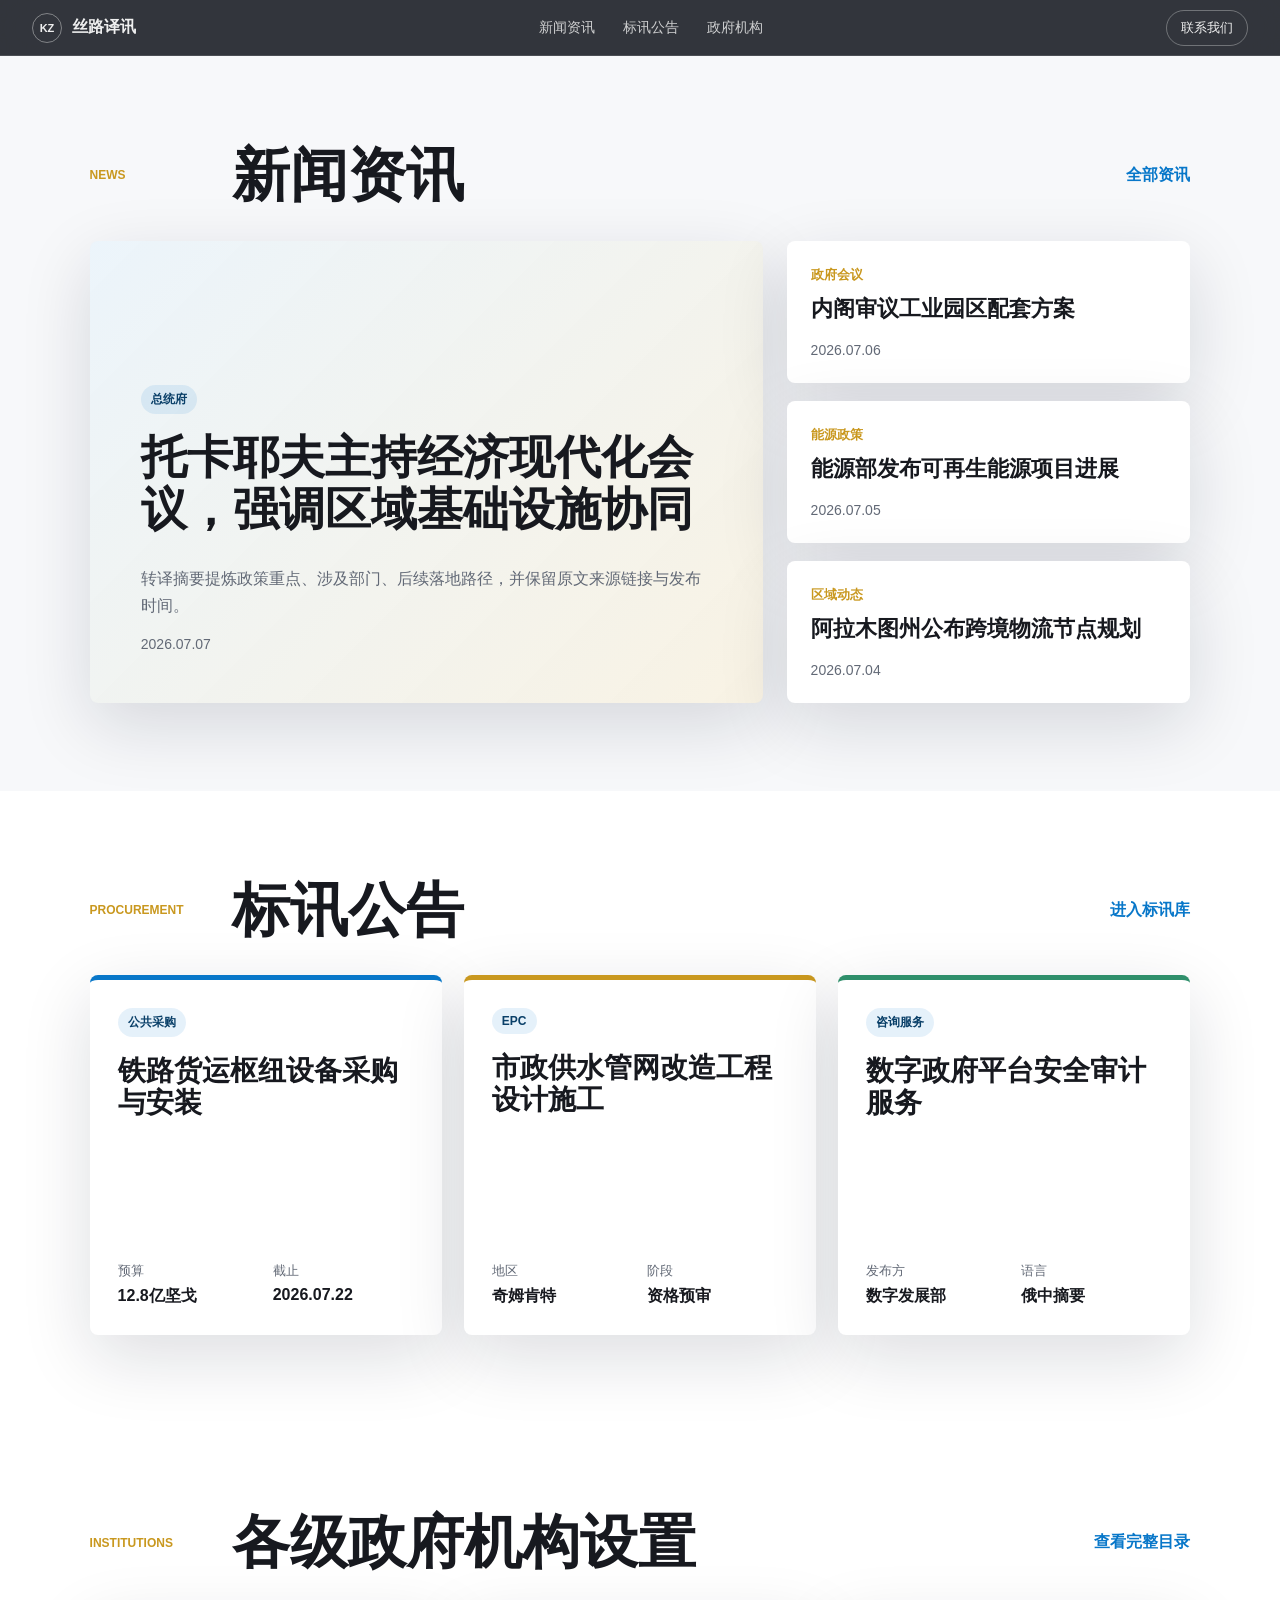
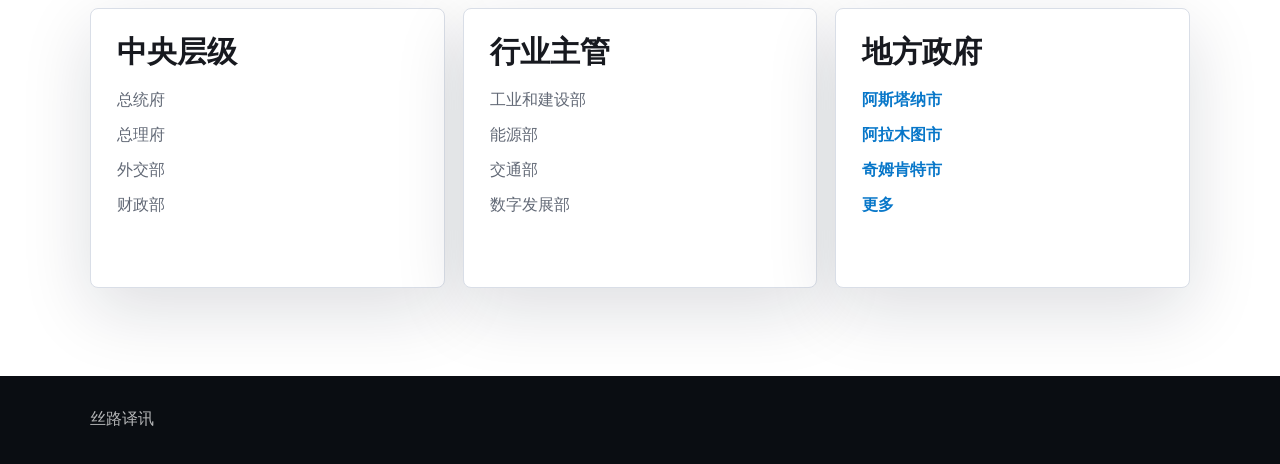
<file: index.html>
<!doctype html>
<html lang="zh-CN">
  <head>
    <meta charset="utf-8" />
    <meta name="viewport" content="width=device-width, initial-scale=1" />
    <title>丝路译讯 | 哈萨克斯坦官方信息转译平台</title>
    <meta
      name="description"
      content="面向中文读者的哈萨克斯坦官方信息转译平台，聚合新闻资讯、标讯公告与各级政府机构设置。"
    />
    <link rel="stylesheet" href="styles.css" />
  </head>
  <body>
    <header class="site-header" aria-label="主导航">
      <a class="brand" href="#top" aria-label="丝路译讯首页">
        <span class="brand-mark" aria-hidden="true">KZ</span>
        <span>丝路译讯</span>
      </a>
      <nav class="nav-links" aria-label="页面导航">
        <a href="#news">新闻资讯</a>
        <a href="#tenders">标讯公告</a>
        <a href="#institutions">政府机构</a>
      </nav>
      <a class="header-action" href="#contact">联系我们</a>
    </header>

    <main id="top">
      <section class="section band-light" id="news" aria-labelledby="news-title">
        <div class="section-heading">
          <p class="eyebrow">News</p>
          <h2 id="news-title">新闻资讯</h2>
          <a href="#" class="text-link">全部资讯</a>
        </div>
        <div class="featured-grid">
          <article class="lead-story">
            <span class="tag">总统府</span>
            <h3>托卡耶夫主持经济现代化会议，强调区域基础设施协同</h3>
            <p>
              转译摘要提炼政策重点、涉及部门、后续落地路径，并保留原文来源链接与发布时间。
            </p>
            <time datetime="2026-07-07">2026.07.07</time>
          </article>
          <div class="story-list" aria-label="更多新闻">
            <article>
              <span>政府会议</span>
              <h3>内阁审议工业园区配套方案</h3>
              <time datetime="2026-07-06">2026.07.06</time>
            </article>
            <article>
              <span>能源政策</span>
              <h3>能源部发布可再生能源项目进展</h3>
              <time datetime="2026-07-05">2026.07.05</time>
            </article>
            <article>
              <span>区域动态</span>
              <h3>阿拉木图州公布跨境物流节点规划</h3>
              <time datetime="2026-07-04">2026.07.04</time>
            </article>
          </div>
        </div>
      </section>

      <section class="section" id="tenders" aria-labelledby="tenders-title">
        <div class="section-heading">
          <p class="eyebrow">Procurement</p>
          <h2 id="tenders-title">标讯公告</h2>
          <a href="#" class="text-link">进入标讯库</a>
        </div>
        <div class="tender-board">
          <article class="tender-card accent-blue">
            <div>
              <span class="tag">公共采购</span>
              <h3>铁路货运枢纽设备采购与安装</h3>
            </div>
            <dl>
              <div>
                <dt>预算</dt>
                <dd>12.8亿坚戈</dd>
              </div>
              <div>
                <dt>截止</dt>
                <dd>2026.07.22</dd>
              </div>
            </dl>
          </article>
          <article class="tender-card accent-gold">
            <div>
              <span class="tag">EPC</span>
              <h3>市政供水管网改造工程设计施工</h3>
            </div>
            <dl>
              <div>
                <dt>地区</dt>
                <dd>奇姆肯特</dd>
              </div>
              <div>
                <dt>阶段</dt>
                <dd>资格预审</dd>
              </div>
            </dl>
          </article>
          <article class="tender-card accent-green">
            <div>
              <span class="tag">咨询服务</span>
              <h3>数字政府平台安全审计服务</h3>
            </div>
            <dl>
              <div>
                <dt>发布方</dt>
                <dd>数字发展部</dd>
              </div>
              <div>
                <dt>语言</dt>
                <dd>俄中摘要</dd>
              </div>
            </dl>
          </article>
        </div>
      </section>

      <section class="section" id="institutions" aria-labelledby="institutions-title">
        <div class="section-heading">
          <p class="eyebrow">Institutions</p>
          <h2 id="institutions-title">各级政府机构设置</h2>
          <a href="#" class="text-link">查看完整目录</a>
        </div>
        <div class="institution-layout">
          <div class="institution-columns">
            <article>
              <h3>中央层级</h3>
              <ul>
                <li>总统府</li>
                <li>总理府</li>
                <li>外交部</li>
                <li>财政部</li>
              </ul>
            </article>
            <article>
              <h3>行业主管</h3>
              <ul>
                <li>工业和建设部</li>
                <li>能源部</li>
                <li>交通部</li>
                <li>数字发展部</li>
              </ul>
            </article>
            <article>
              <h3><a class="card-title-link" href="local-governments.html">地方政府</a></h3>
              <ul>
                <li><a href="astana-json.html">阿斯塔纳市</a></li>
                <li><a href="almaty-json.html">阿拉木图市</a></li>
                <li><a href="shymkent-json.html">奇姆肯特市</a></li>
                <li><a href="local-governments.html">更多</a></li>
              </ul>
            </article>
          </div>
        </div>
      </section>
    </main>

    <footer class="site-footer" id="contact">
      <p>丝路译讯</p>
    </footer>
  </body>
</html>
</file>
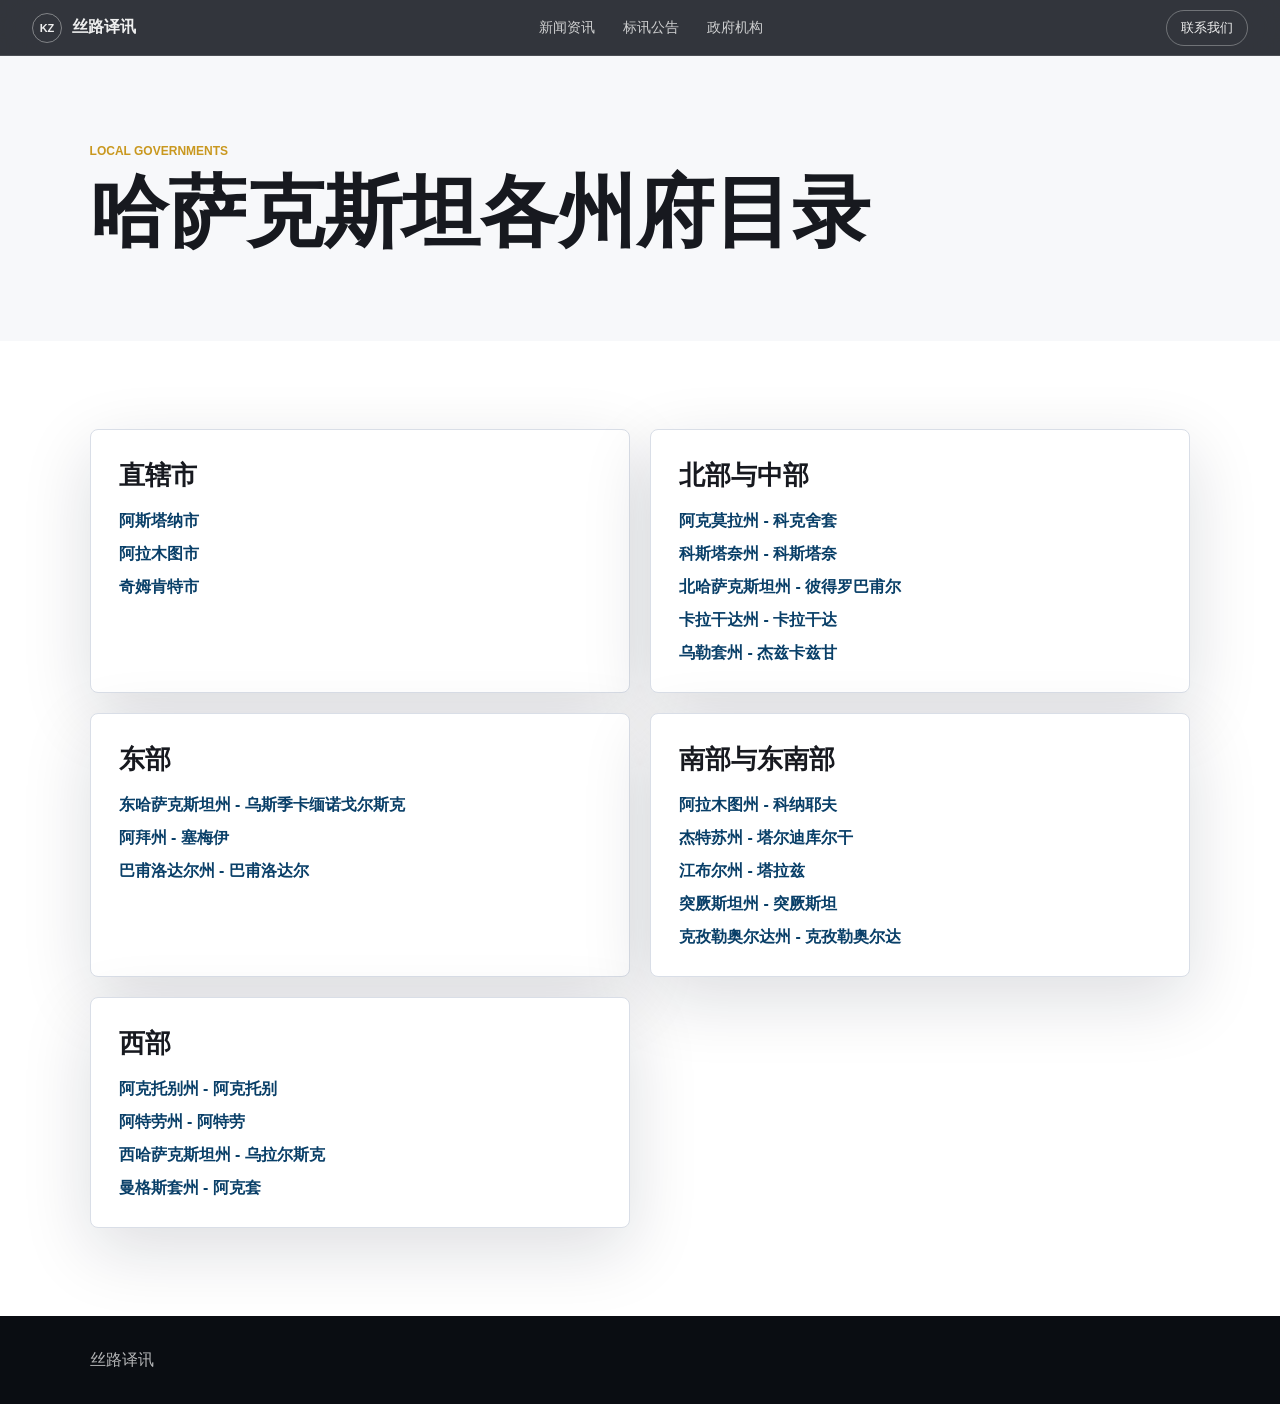
<file: local-governments.html>
<!doctype html>
<html lang="zh-CN">
  <head>
    <meta charset="utf-8" />
    <meta name="viewport" content="width=device-width, initial-scale=1" />
    <title>地方政府目录 | 丝路译讯</title>
    <meta
      name="description"
      content="哈萨克斯坦各州府目录。"
    />
    <link rel="stylesheet" href="styles.css" />
  </head>
  <body>
    <header class="site-header" aria-label="主导航">
      <a class="brand" href="index.html" aria-label="丝路译讯首页">
        <span class="brand-mark" aria-hidden="true">KZ</span>
        <span>丝路译讯</span>
      </a>
      <nav class="nav-links" aria-label="页面导航">
        <a href="index.html#news">新闻资讯</a>
        <a href="index.html#tenders">标讯公告</a>
        <a href="index.html#institutions">政府机构</a>
      </nav>
      <a class="header-action" href="index.html#contact">联系我们</a>
    </header>

    <main>
      <section class="section directory-hero" aria-labelledby="directory-title">
        <p class="eyebrow">Local Governments</p>
        <h1 id="directory-title">哈萨克斯坦各州府目录</h1>
      </section>

      <section class="section directory-section" aria-label="州府目录">
        <div class="directory-grid">
          <article>
            <h2>直辖市</h2>
            <ul>
              <li>
                <a href="astana-json.html">阿斯塔纳市</a>
              </li>
              <li><a href="almaty-json.html">阿拉木图市</a></li>
              <li><a href="shymkent-json.html">奇姆肯特市</a></li>
            </ul>
          </article>
          <article>
            <h2>北部与中部</h2>
            <ul>
              <li><a href="region-json.html?region=aqmola">阿克莫拉州 - 科克舍套</a></li>
              <li><a href="region-json.html?region=kostanay">科斯塔奈州 - 科斯塔奈</a></li>
              <li><a href="region-json.html?region=sko">北哈萨克斯坦州 - 彼得罗巴甫尔</a></li>
              <li><a href="region-json.html?region=karaganda">卡拉干达州 - 卡拉干达</a></li>
              <li><a href="region-json.html?region=ulytau">乌勒套州 - 杰兹卡兹甘</a></li>
            </ul>
          </article>
          <article>
            <h2>东部</h2>
            <ul>
              <li><a href="region-json.html?region=akimvko">东哈萨克斯坦州 - 乌斯季卡缅诺戈尔斯克</a></li>
              <li><a href="region-json.html?region=abay">阿拜州 - 塞梅伊</a></li>
              <li><a href="region-json.html?region=pavlodar">巴甫洛达尔州 - 巴甫洛达尔</a></li>
            </ul>
          </article>
          <article>
            <h2>南部与东南部</h2>
            <ul>
              <li><a href="region-json.html?region=almobl">阿拉木图州 - 科纳耶夫</a></li>
              <li><a href="region-json.html?region=zhetysu-oblysy">杰特苏州 - 塔尔迪库尔干</a></li>
              <li><a href="region-json.html?region=zhambyl">江布尔州 - 塔拉兹</a></li>
              <li><a href="region-json.html?region=ontustik">突厥斯坦州 - 突厥斯坦</a></li>
              <li><a href="region-json.html?region=kyzylorda">克孜勒奥尔达州 - 克孜勒奥尔达</a></li>
            </ul>
          </article>
          <article>
            <h2>西部</h2>
            <ul>
              <li><a href="region-json.html?region=aktobe">阿克托别州 - 阿克托别</a></li>
              <li><a href="region-json.html?region=atyrau">阿特劳州 - 阿特劳</a></li>
              <li><a href="region-json.html?region=bko">西哈萨克斯坦州 - 乌拉尔斯克</a></li>
              <li><a href="region-json.html?region=mangystau">曼格斯套州 - 阿克套</a></li>
            </ul>
          </article>
        </div>
      </section>
    </main>

    <footer class="site-footer">
      <p>丝路译讯</p>
    </footer>
  </body>
</html>
</file>
<file: styles.css>
:root {
  --ink: #17191f;
  --muted: #626976;
  --line: #d9dee7;
  --paper: #f7f8fa;
  --white: #ffffff;
  --blue: #0877c9;
  --blue-deep: #093f68;
  --gold: #c9981f;
  --green: #2f8f6b;
  --radius: 8px;
  --shadow: 0 22px 70px rgba(16, 24, 40, 0.14);
}

* {
  box-sizing: border-box;
}

html {
  scroll-behavior: smooth;
}

body {
  margin: 0;
  color: var(--ink);
  font-family:
    -apple-system, BlinkMacSystemFont, "Segoe UI", "PingFang SC", "Microsoft YaHei",
    sans-serif;
  background: var(--white);
}

a {
  color: inherit;
  text-decoration: none;
}

.site-header {
  position: fixed;
  top: 0;
  z-index: 10;
  display: grid;
  grid-template-columns: auto 1fr auto;
  align-items: center;
  gap: 28px;
  width: 100%;
  min-height: 56px;
  padding: 0 32px;
  color: rgba(255, 255, 255, 0.92);
  background: rgba(18, 22, 28, 0.86);
  backdrop-filter: blur(20px);
  border-bottom: 1px solid rgba(255, 255, 255, 0.12);
}

.brand,
.nav-links,
.section-heading,
.site-footer {
  display: flex;
  align-items: center;
}

.brand {
  gap: 10px;
  font-weight: 700;
  white-space: nowrap;
}

.brand-mark {
  display: grid;
  place-items: center;
  width: 30px;
  height: 30px;
  border: 1px solid rgba(255, 255, 255, 0.38);
  border-radius: 50%;
  font-size: 11px;
  letter-spacing: 0;
}

.nav-links {
  justify-content: center;
  gap: 28px;
  color: rgba(255, 255, 255, 0.76);
  font-size: 14px;
}

.nav-links a:hover,
.header-action:hover,
.text-link:hover {
  color: var(--white);
}

.header-action {
  padding: 8px 14px;
  border: 1px solid rgba(255, 255, 255, 0.3);
  border-radius: 999px;
  font-size: 13px;
}

.eyebrow {
  margin: 0 0 14px;
  color: var(--gold);
  font-size: 12px;
  font-weight: 800;
  letter-spacing: 0;
  text-transform: uppercase;
}

.section {
  padding: 88px 7vw;
}

main > .section:first-child {
  padding-top: 144px;
}

.band-light {
  background: var(--paper);
}

.section-heading {
  justify-content: space-between;
  gap: 24px;
  margin-bottom: 34px;
}

.section-heading h2 {
  margin: 0 auto 0 0;
  font-size: clamp(34px, 5vw, 58px);
  line-height: 1.08;
}

.section-heading .eyebrow {
  min-width: 118px;
  margin: 0;
}

.text-link {
  color: var(--blue);
  font-weight: 700;
  white-space: nowrap;
}

.featured-grid {
  display: grid;
  grid-template-columns: minmax(0, 1.25fr) minmax(320px, 0.75fr);
  gap: 24px;
}

.lead-story,
.story-list article,
.tender-card {
  border-radius: var(--radius);
  background: var(--white);
  box-shadow: var(--shadow);
}

.lead-story {
  min-height: 420px;
  padding: clamp(28px, 4vw, 52px);
  display: flex;
  flex-direction: column;
  justify-content: flex-end;
  background:
    linear-gradient(135deg, rgba(8, 119, 201, 0.08), rgba(201, 152, 31, 0.12)),
    var(--white);
}

.tag {
  display: inline-flex;
  width: fit-content;
  padding: 6px 10px;
  border-radius: 999px;
  color: var(--blue-deep);
  background: rgba(8, 119, 201, 0.1);
  font-size: 12px;
  font-weight: 800;
}

.lead-story h3,
.tender-card h3 {
  margin: 18px 0 14px;
  font-size: clamp(28px, 4vw, 46px);
  line-height: 1.12;
}

.lead-story p {
  color: var(--muted);
  line-height: 1.7;
}

.lead-story time,
.story-list time {
  color: var(--muted);
  font-size: 14px;
}

.story-list {
  display: grid;
  gap: 18px;
}

.story-list article {
  padding: 24px;
}

.story-list span {
  color: var(--gold);
  font-size: 13px;
  font-weight: 800;
}

.story-list h3 {
  margin: 10px 0 18px;
  font-size: 22px;
  line-height: 1.32;
}

.tender-board {
  display: grid;
  grid-template-columns: repeat(3, minmax(0, 1fr));
  gap: 22px;
}

.tender-card {
  min-height: 360px;
  padding: 28px;
  display: flex;
  flex-direction: column;
  justify-content: space-between;
  border-top: 5px solid var(--blue);
}

.tender-card.accent-gold {
  border-color: var(--gold);
}

.tender-card.accent-green {
  border-color: var(--green);
}

.tender-card h3 {
  font-size: 28px;
}

.tender-card dl {
  display: grid;
  grid-template-columns: repeat(2, minmax(0, 1fr));
  gap: 14px;
  margin: 0;
}

.tender-card dt {
  color: var(--muted);
  font-size: 13px;
}

.tender-card dd {
  margin: 6px 0 0;
  font-weight: 800;
}

.institution-layout {
  display: block;
}

.institution-columns {
  display: grid;
  grid-template-columns: repeat(3, minmax(0, 1fr));
  gap: 18px;
}

.institution-columns article {
  min-height: 280px;
  padding: 26px;
  border: 1px solid var(--line);
  border-radius: var(--radius);
  background: var(--white);
  box-shadow: var(--shadow);
}

.institution-columns h3 {
  margin: 0 0 20px;
  font-size: 30px;
  line-height: 1.16;
}

.card-title-link {
  color: var(--ink);
}

.card-title-link:hover {
  color: var(--blue);
}

.institution-columns ul {
  display: grid;
  gap: 14px;
  margin: 0;
  padding: 0;
  list-style: none;
  color: var(--muted);
}

.institution-columns li a {
  color: var(--blue);
  font-weight: 800;
}

.institution-columns li a:hover {
  color: var(--blue-deep);
}

.site-footer {
  justify-content: space-between;
  min-height: 88px;
  padding: 0 7vw;
  color: rgba(255, 255, 255, 0.7);
  background: #0a0d12;
}

.directory-hero {
  padding-top: 144px;
  background: var(--paper);
}

.directory-hero h1 {
  max-width: 820px;
  margin: 0;
  font-size: clamp(44px, 7vw, 78px);
  line-height: 1.04;
}

.directory-hero p:not(.eyebrow) {
  max-width: 680px;
  margin: 22px 0 0;
  color: var(--muted);
  font-size: 20px;
  line-height: 1.7;
}

.directory-section {
  background: var(--white);
}

.directory-grid {
  display: grid;
  grid-template-columns: repeat(2, minmax(0, 1fr));
  gap: 20px;
}

.directory-grid article {
  padding: 28px;
  border: 1px solid var(--line);
  border-radius: var(--radius);
  background: var(--white);
  box-shadow: var(--shadow);
}

.directory-grid h2 {
  margin: 0 0 18px;
  font-size: 26px;
}

.directory-grid ul {
  display: grid;
  gap: 12px;
  margin: 0;
  padding: 0;
  color: var(--muted);
  list-style: none;
}

.directory-grid a {
  color: var(--blue-deep);
  font-weight: 700;
}

.directory-grid a:hover {
  color: var(--blue);
}

.astana-data-hero {
  padding-bottom: 72px;
}

.data-toolbar {
  display: flex;
  flex-wrap: wrap;
  gap: 14px;
  margin-top: 26px;
  color: var(--muted);
  font-weight: 700;
}

.data-toolbar a {
  color: var(--blue);
}

.compact-heading h2 {
  font-size: clamp(32px, 4vw, 48px);
}

.people-grid {
  display: grid;
  gap: 20px;
}

.person-card {
  display: grid;
  grid-template-columns: 180px minmax(0, 1fr);
  gap: 28px;
  padding: 28px;
  border: 1px solid var(--line);
  border-radius: var(--radius);
  background: var(--white);
  box-shadow: var(--shadow);
}

.person-photo {
  display: grid;
  place-items: center;
  overflow: hidden;
  aspect-ratio: 4 / 5;
  border-radius: var(--radius);
  color: var(--white);
  background: linear-gradient(135deg, var(--blue-deep), var(--blue));
  font-size: 34px;
  font-weight: 800;
}

.person-photo img {
  width: 100%;
  height: 100%;
  object-fit: cover;
}

.person-body h3 {
  margin: 8px 0 20px;
  font-size: clamp(28px, 3vw, 42px);
  line-height: 1.1;
}

.person-role {
  margin: 0;
  color: var(--gold);
  font-weight: 800;
}

.field-list {
  display: grid;
  gap: 18px;
  margin: 0;
}

.field-list div {
  display: grid;
  grid-template-columns: 120px minmax(0, 1fr);
  gap: 18px;
}

.field-list dt {
  color: var(--muted);
  font-weight: 700;
}

.field-list dd {
  margin: 0;
  color: var(--ink);
  line-height: 1.7;
}

.field-list a {
  color: var(--blue);
  font-weight: 800;
}

.source-note {
  padding: 0 7vw 72px;
  color: var(--muted);
  background: var(--white);
}

.source-note a {
  color: var(--blue);
  font-weight: 800;
  overflow-wrap: anywhere;
}

.empty-state {
  margin: 0;
  color: var(--muted);
}

.person-detail-section {
  padding-top: 112px;
  background: var(--paper);
}

.person-detail-header {
  margin-bottom: 26px;
}

.person-detail-header h1 {
  margin: 0;
  font-size: clamp(34px, 4vw, 44px);
  line-height: 1.08;
  font-weight: 500;
}

.person-detail {
  display: grid;
  grid-template-columns: 260px minmax(0, 1fr);
  gap: 34px;
  padding: 32px;
  border: 1px solid var(--line);
  border-radius: var(--radius);
  background: var(--white);
  box-shadow: 0 18px 54px rgba(16, 24, 40, 0.1);
}

.person-detail-side {
  display: grid;
  align-self: start;
  gap: 18px;
}

.person-detail-photo {
  display: grid;
  place-items: center;
  overflow: hidden;
  align-self: start;
  aspect-ratio: 1 / 1.14;
  border-radius: var(--radius);
  color: var(--white);
  background: linear-gradient(135deg, var(--blue-deep), var(--blue));
  font-size: 42px;
  font-weight: 800;
}

.person-detail-photo img {
  width: 100%;
  height: 100%;
  object-fit: cover;
}

.person-detail-body h2 {
  margin: 8px 0 28px;
  font-size: clamp(34px, 4vw, 56px);
  line-height: 1.08;
}

.gov-style-body {
  padding-top: 2px;
}

.person-detail-body section {
  margin-top: 28px;
}

.person-detail-body h3 {
  margin: 0 0 14px;
  font-size: 22px;
}

.person-detail-body p {
  margin: 0 0 14px;
  color: var(--ink);
  font-size: 18px;
  line-height: 1.65;
}

.person-contact-list {
  display: grid;
  gap: 22px;
  margin: 0;
}

.person-contact-list dt {
  margin-bottom: 8px;
  color: var(--ink);
  font-weight: 800;
}

.person-contact-list dd {
  margin: 0;
  color: var(--blue);
  font-size: 17px;
  line-height: 1.45;
  overflow-wrap: anywhere;
}

.biography-card-section {
  padding-top: 112px;
  background: var(--paper);
}

.biography-shell {
  display: grid;
  gap: 22px;
}

.biography-profile-card,
.biography-text-card {
  border: 1px solid var(--line);
  border-radius: var(--radius);
  background: var(--white);
  box-shadow: var(--shadow);
}

.biography-profile-card {
  display: grid;
  grid-template-columns: 260px minmax(0, 1fr);
  gap: 30px;
  padding: 30px;
}

.biography-photo {
  display: grid;
  place-items: center;
  overflow: hidden;
  aspect-ratio: 4 / 5;
  border-radius: var(--radius);
  color: var(--white);
  background: linear-gradient(135deg, var(--blue-deep), var(--blue));
  font-size: 42px;
  font-weight: 800;
}

.biography-photo img {
  width: 100%;
  height: 100%;
  object-fit: cover;
}

.biography-profile-main h1 {
  margin: 0 0 24px;
  font-size: clamp(34px, 4vw, 56px);
  line-height: 1.08;
}

.biography-meta {
  display: grid;
  gap: 16px;
  margin: 0;
}

.biography-meta div {
  display: grid;
  grid-template-columns: 110px minmax(0, 1fr);
  gap: 18px;
}

.biography-meta dt {
  color: var(--muted);
  font-weight: 800;
}

.biography-meta dd {
  margin: 0;
  color: var(--ink);
  line-height: 1.65;
}

.biography-card-grid {
  display: grid;
  grid-template-columns: repeat(2, minmax(0, 1fr));
  gap: 20px;
}

.biography-text-card {
  padding: 26px;
}

.biography-text-card h3 {
  margin: 0 0 16px;
  font-size: 22px;
  line-height: 1.25;
}

.biography-text-card h4 {
  margin: 22px 0 12px;
  font-size: 18px;
  line-height: 1.3;
}

.biography-text-card p {
  margin: 0 0 14px;
  color: var(--ink);
  font-size: 17px;
  line-height: 1.75;
}

.biography-text-card ul,
.biography-text-card ol {
  margin: 0 0 16px 22px;
  color: var(--ink);
  font-size: 17px;
  line-height: 1.7;
}

.biography-text-card figure {
  margin: 0 0 18px;
}

.biography-text-card figure img {
  max-width: 260px;
  border-radius: var(--radius);
  border: 1px solid var(--line);
}

.biography-table-wrap {
  overflow-x: auto;
  border: 1px solid var(--line);
  border-radius: var(--radius);
}

.biography-table {
  width: 100%;
  min-width: 560px;
  border-collapse: collapse;
  font-size: 15px;
  line-height: 1.45;
}

.biography-table th,
.biography-table td {
  padding: 12px 14px;
  border-bottom: 1px solid var(--line);
  text-align: left;
  vertical-align: top;
}

.biography-table th {
  color: var(--muted);
  background: var(--paper);
  font-weight: 800;
}

.biography-table tr:last-child td {
  border-bottom: 0;
}

.biography-timeline-table th:first-child,
.biography-timeline-table td:first-child {
  width: 190px;
  color: var(--muted);
  font-weight: 800;
}

.biography-source-note {
  padding-top: 0;
}

@media (max-width: 980px) {
  .site-header {
    grid-template-columns: 1fr auto;
  }

  .nav-links {
    display: none;
  }

  .featured-grid,
  .tender-board,
  .institution-columns,
  .directory-grid,
  .person-card,
  .person-detail,
  .biography-profile-card,
  .biography-card-grid {
    grid-template-columns: 1fr;
  }

  .person-photo,
  .person-detail-photo,
  .biography-photo {
    max-width: 220px;
  }
}

@media (max-width: 640px) {
  .site-header {
    min-height: 54px;
    padding: 0 16px;
  }

  .header-action {
    display: none;
  }

  .section {
    padding: 64px 20px;
  }

  main > .section:first-child {
    padding-top: 118px;
  }

  .directory-hero {
    padding-top: 118px;
  }

  .directory-hero p:not(.eyebrow) {
    font-size: 17px;
  }

  .section-heading {
    align-items: flex-start;
    flex-direction: column;
    gap: 12px;
  }

  .section-heading .eyebrow {
    min-width: 0;
  }

  .lead-story {
    min-height: 360px;
  }

  .tender-card,
  .institution-columns article {
    min-height: auto;
  }

  .site-footer {
    align-items: flex-start;
    flex-direction: column;
    justify-content: center;
    gap: 8px;
  }

  .site-footer p {
    margin: 0;
  }

  .field-list div {
    grid-template-columns: 1fr;
    gap: 6px;
  }

  .biography-meta div {
    grid-template-columns: 1fr;
    gap: 6px;
  }
}
</file>
